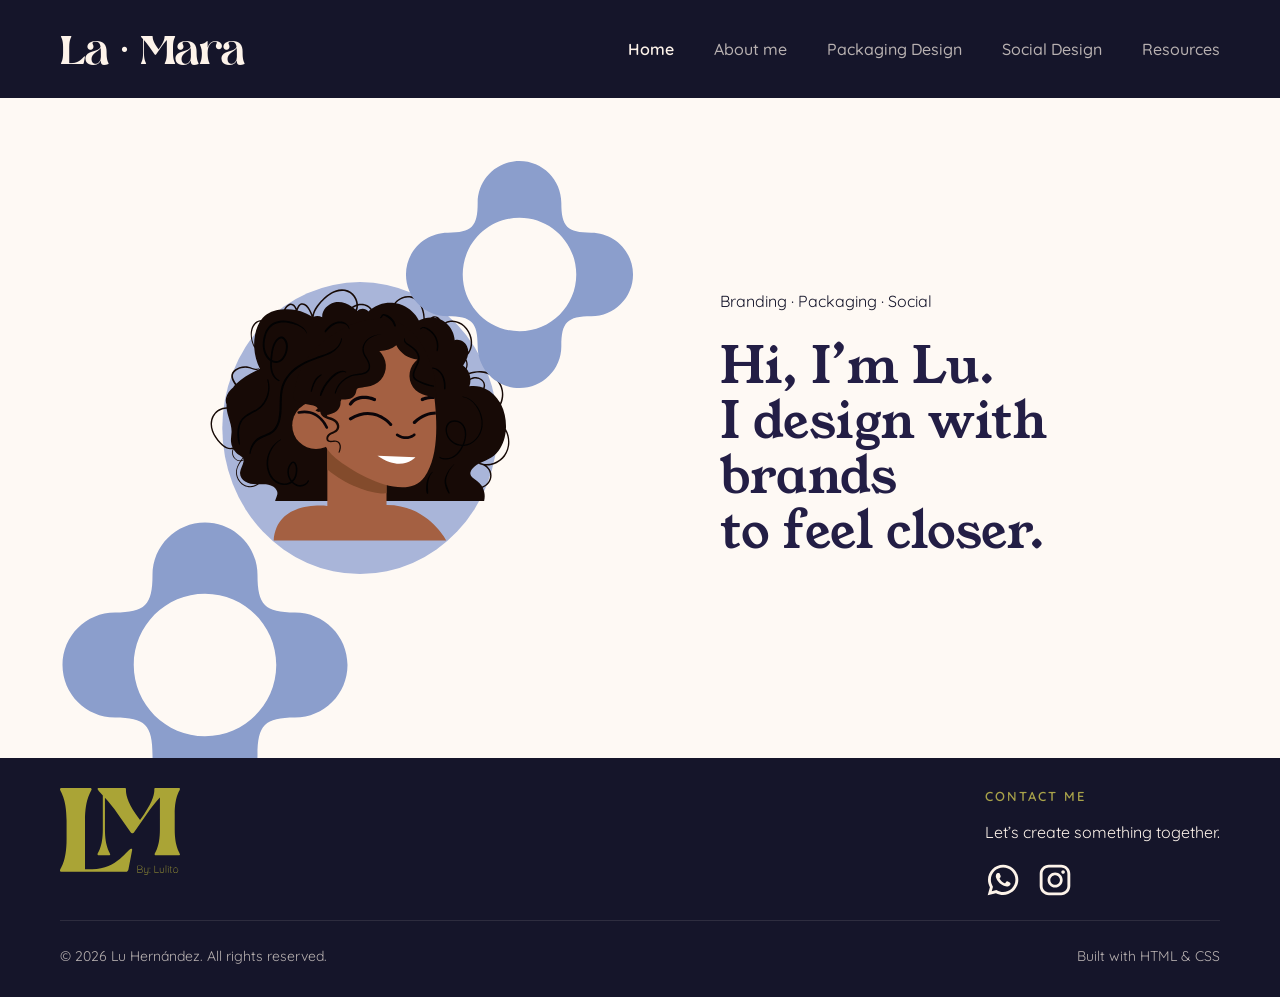
<file: index.html>
<!DOCTYPE html>
<html lang="en">
    <head>
        <meta charset="UTF-8">
        <meta name="viewport" content="width=device-width, initial-scale=1.0">
        <title>La Mara | Home</title>
        <link rel="preconnect" href="https://fonts.googleapis.com">
        <link rel="preconnect" href="https://fonts.gstatic.com" crossorigin>
        <link rel="stylesheet" href="https://fonts.googleapis.com/css2?family=Quicksand:wght@400;500;600&amp;family=Young+Serif&amp;display=swap">
        <link rel="stylesheet" type="text/css" href="style.css">
    </head>
    <body>
    <header id="site-header">
  <a href="index.html" class="logo">La &middot; Mara</a>

  <nav id="main-nav">
    <ul>
      <li><a href="index.html" class="active">Home</a></li>
      <li><a href="about.html">About me</a></li>
      <li><a href="packaging.html">Packaging Design</a></li>
      <li><a href="social.html">Social Design</a></li>
      <li><a href="resources.html">Resources</a></li>
    </ul>
  </nav>
</header>
     <main>
  <section id="hero">

      <div class="hero-art">
  <div class="art-box">
    <img src="images/lu_face_480x466.svg" alt="Illustrated portrait of Lu smiling" class="avatar">
    <img src="images/flower.svg" alt="" class="flower flower-big">
    <img src="images/flower.svg" alt="" class="flower flower-small">
  </div>
</div>
   

    <div class="hero-text">
      <p class>Branding &middot; Packaging &middot; Social</p>
      <h1>Hi, I&rsquo;m Lu.<br>I design with brands<br>to feel closer.</h1>
      </div>
    </section>
    </main> 
        
        <footer id="site-footer">
  <div class="footer-columns">


    <div class="footer-brand">
    
     <a href="index.html">
  <img src="images/lmlogo.svg" alt="La Mara" class="footer-logo">
</a>
      
    </div>


    <div class="footer-contact">
      <h2 class="footer-title">Contact me</h2>
      <p>Let&rsquo;s create something together.</p>
      <div class="social-icons">
        <a href="https://wa.me/@lamaracol" title="WhatsApp">
          <img src="images/whatsapp_logo.svg" alt="WhatsApp" width="36" height="36">
        </a>
        <a href="https://www.instagram.com/Lamaracol/" title="Instagram">
          <img src="images/Instagram_logo.svg" alt="Instagram" width="36" height="36">
        </a>
      </div>
    </div>

  </div>

  <div class="footer-bottom">
    <p>&copy; 2026 Lu Hernández. All rights reserved.</p>
    <p class="built-with">Built with HTML &amp; CSS</p>
  </div>
</footer>
        
    </body>
</html>
</file>
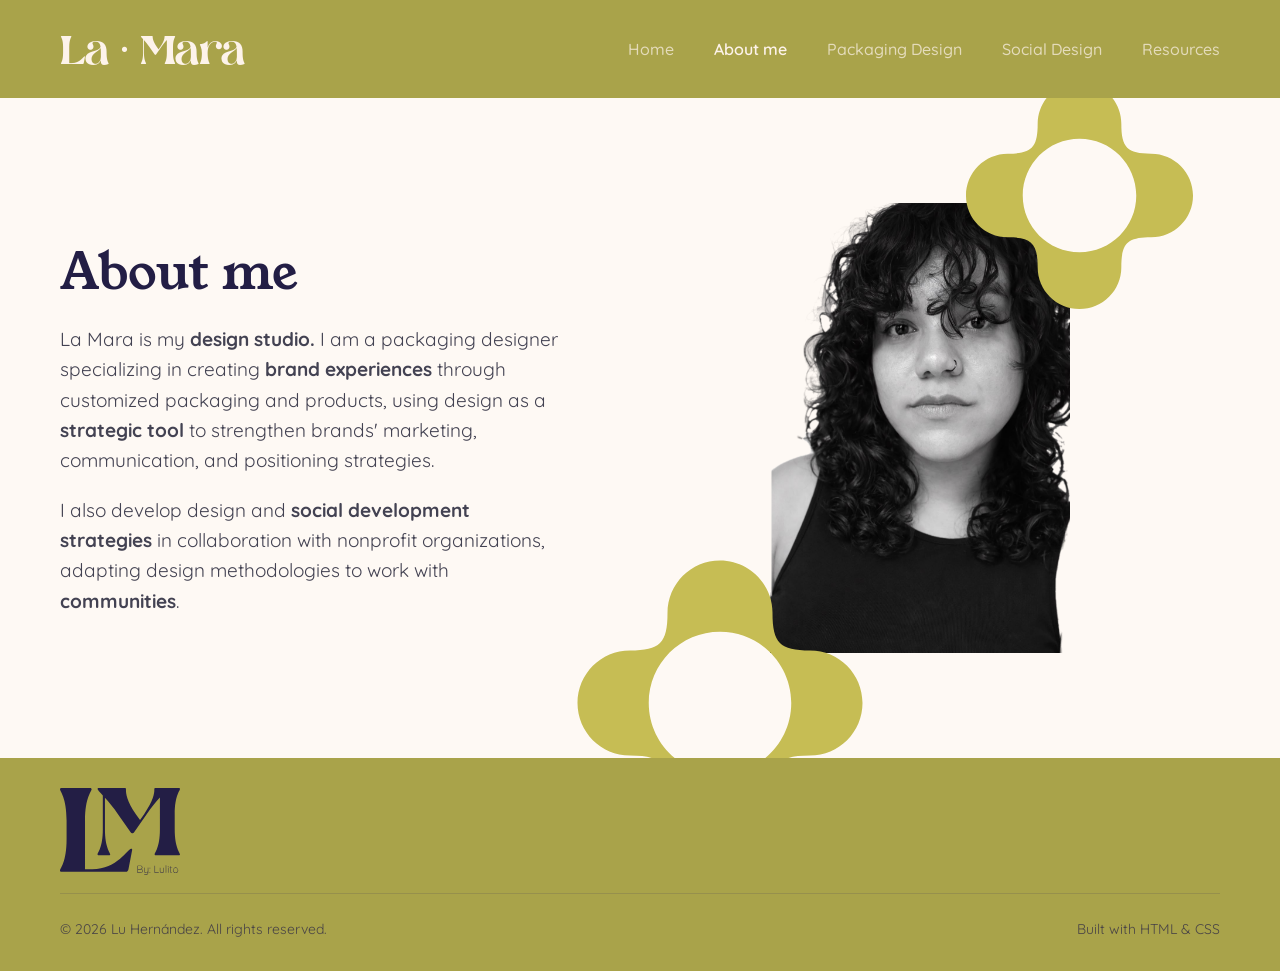
<file: about.html>
<!DOCTYPE html>
<html lang="en">
<head>
  <meta charset="UTF-8">
  <meta name="viewport" content="width=device-width, initial-scale=1.0">
  <title>La Mara | About me</title>
  <link rel="preconnect" href="https://fonts.googleapis.com">
  <link rel="preconnect" href="https://fonts.gstatic.com" crossorigin>
  <link rel="stylesheet" href="https://fonts.googleapis.com/css2?family=Quicksand:wght@400;500;600&amp;family=Young+Serif&amp;display=swap">
  <link rel="stylesheet" type="text/css" href="style.css">
</head>
<body>


  <header id="site-header" class="header-about">
    <a href="index.html" class="logo">La &middot; Mara</a>

    <nav id="main-nav">
      <ul>
        <li><a href="index.html">Home</a></li>
        <li><a href="about.html" class="active">About me</a></li>
        <li><a href="packaging.html">Packaging Design</a></li>
        <li><a href="social.html">Social Design</a></li>
        <li><a href="resources.html">Resources</a></li>
      </ul>
    </nav>
  </header>

  <main>
    <section id="hero">

      <div class="hero-text">
        <h1>About me</h1>
        <p class="intro">La Mara is my <strong>design studio.</strong> I am a packaging designer specializing in creating <strong>brand experiences</strong> through customized packaging and products, using design as a <strong>strategic tool</strong> to strengthen brands' marketing, communication, and positioning strategies.</p>
        <p class="intro">I also develop design and <strong>social development strategies</strong> in collaboration with nonprofit organizations, adapting design methodologies to work with <strong>communities</strong>.</p>
      </div>

      <div class="hero-art">
        <div class="art-box art-box-about">
          <img src="images/lu-photo.png" alt="Black and white portrait of Lu Hernandez" class="avatar">
          <img src="images/flower_about.svg" alt="" class="flower flower-big">
        <img src="images/flower_about.svg" alt="" class="flower flower-green">
      </div>
          
          </div>

    </section>
  </main>

  <footer id="site-footer" class="footer-about">
    <div class="footer-columns">

      <div class="footer-brand">
        <a href="index.html">
          <img src="images/lmlogo-navy.svg" alt="La Mara" class="footer-logo">
        </a>
      </div>

    </div>
    <div class="footer-bottom">
      <p>&copy; 2026 Lu Hernández. All rights reserved.</p>
      <p class="built-with">Built with HTML &amp; CSS</p>
    </div>
  </footer>

</body>
</html>
</file>
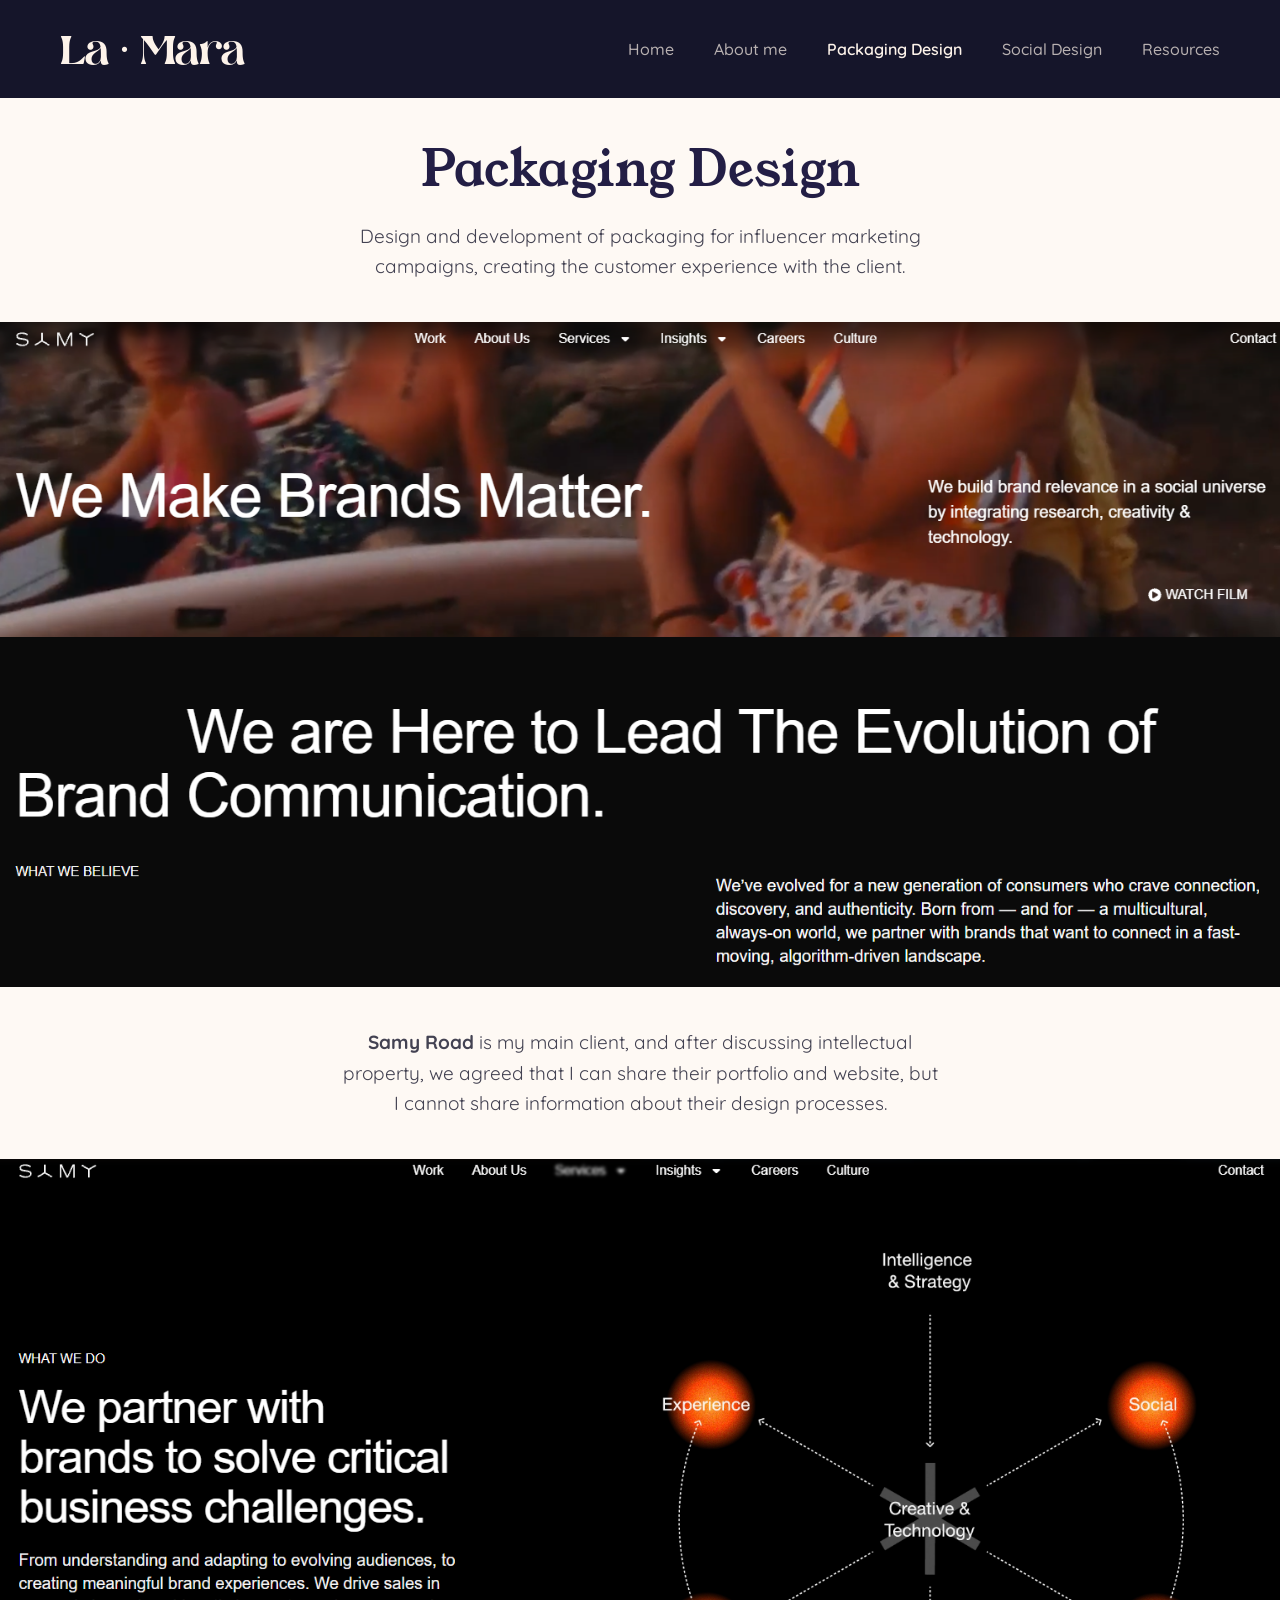
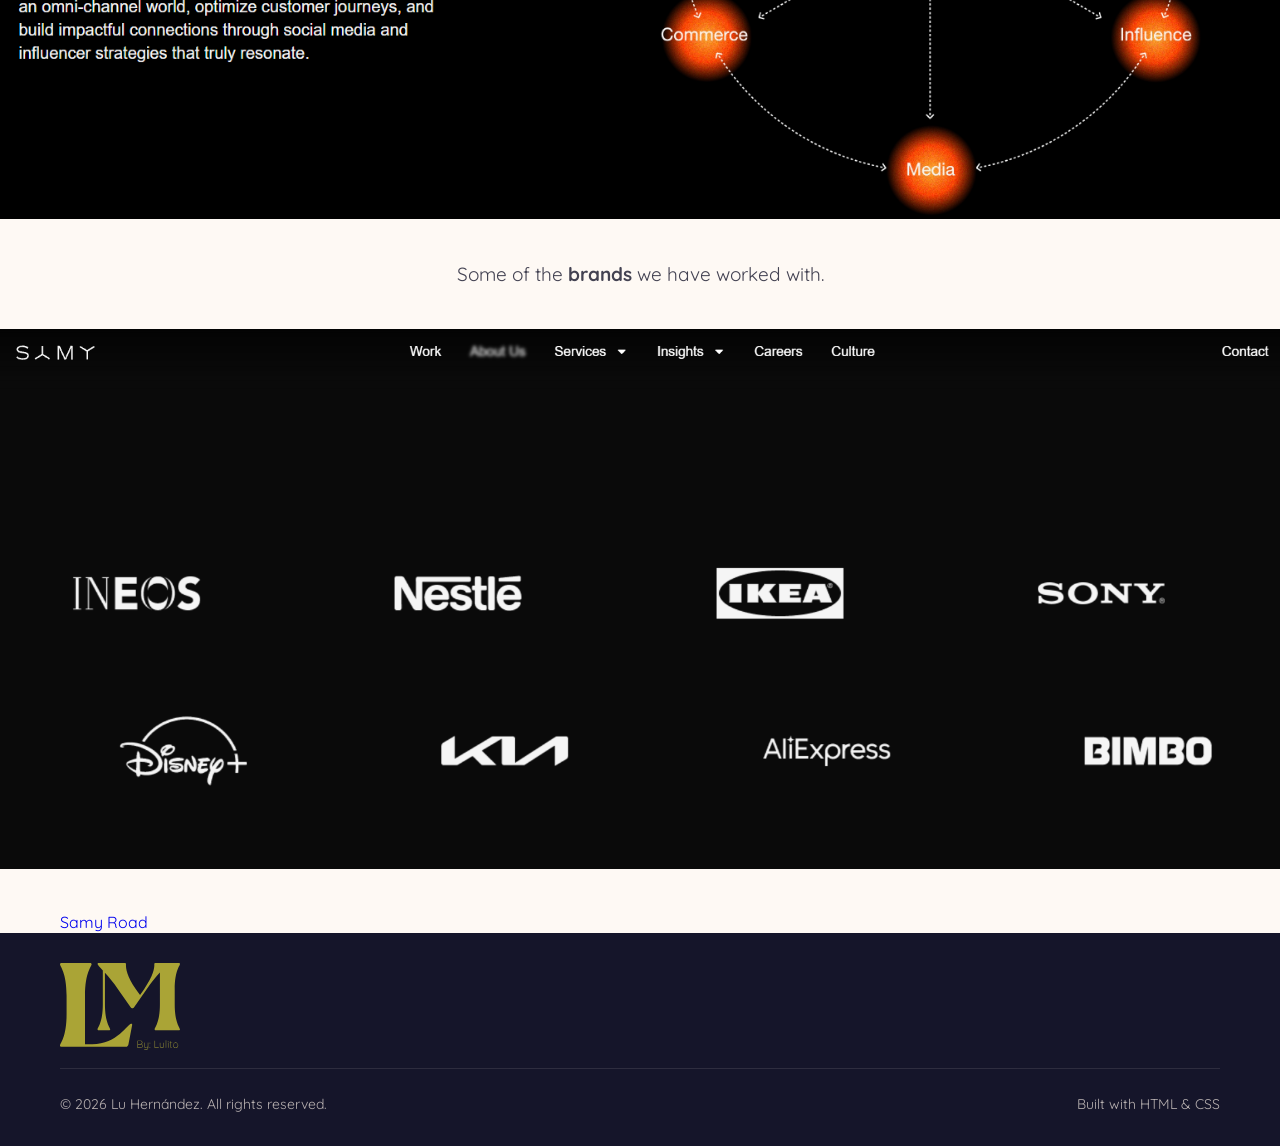
<file: packaging.html>
<!DOCTYPE html>
<html lang="en">
<head>
  <meta charset="UTF-8">
  <meta name="viewport" content="width=device-width, initial-scale=1.0">
  <title>La Mara | Packaging Design</title>
  <link rel="preconnect" href="https://fonts.googleapis.com">
  <link rel="preconnect" href="https://fonts.gstatic.com" crossorigin>
  <link rel="stylesheet" href="https://fonts.googleapis.com/css2?family=Quicksand:wght@400;500;600&amp;family=Young+Serif&amp;display=swap">
  <link rel="stylesheet" type="text/css" href="style.css">
</head>
<body>


  <header id="site-header">
    <a href="index.html" class="logo">La &middot; Mara</a>

    <nav id="main-nav">
      <ul>
        <li><a href="index.html">Home</a></li>
        <li><a href="about.html">About me</a></li>
        <li><a href="packaging.html" class="active">Packaging Design</a></li>
        <li><a href="social.html">Social Design</a></li>
        <li><a href="resources.html">Resources</a></li>
      </ul>
    </nav>
  </header>

  <a>
  <a id="packaging">

    <h1>Packaging Design</h1>
    <p class="intro">Design and development of packaging for influencer marketing campaigns, creating the customer experience with the client.</p>

    <img src="images/samy3.png" alt class="wide-image">
    <p class="intro"><strong>Samy Road</strong> is my main client, and after discussing intellectual property, we agreed that I can share their portfolio and website, but I cannot share information about their design processes. </p>
    <img src="images/samy2.png"  class="wide-image">
    <p class="intro">Some of the <strong>brands</strong> we have worked with.</p>
    <img src="images/samy.png"  class="wide-image">
    <a class="intro"> <a href="https://www.samyroad.com/" target="_blank" rel="noopener">Samy Road</a>

          </a>
</a>

  <footer id="site-footer">
    <div class="footer-columns">

      <div class="footer-brand">
        <a href="index.html">
          <img src="images/lmlogo.svg" alt="La Mara" class="footer-logo">
        </a>
      </div>

    </div>
    <div class="footer-bottom">
      <p>&copy; 2026 Lu Hernández. All rights reserved.</p>
      <p class="built-with">Built with HTML &amp; CSS</p>
    </div>
  </footer>
    </a>
</body>
</html>
</file>
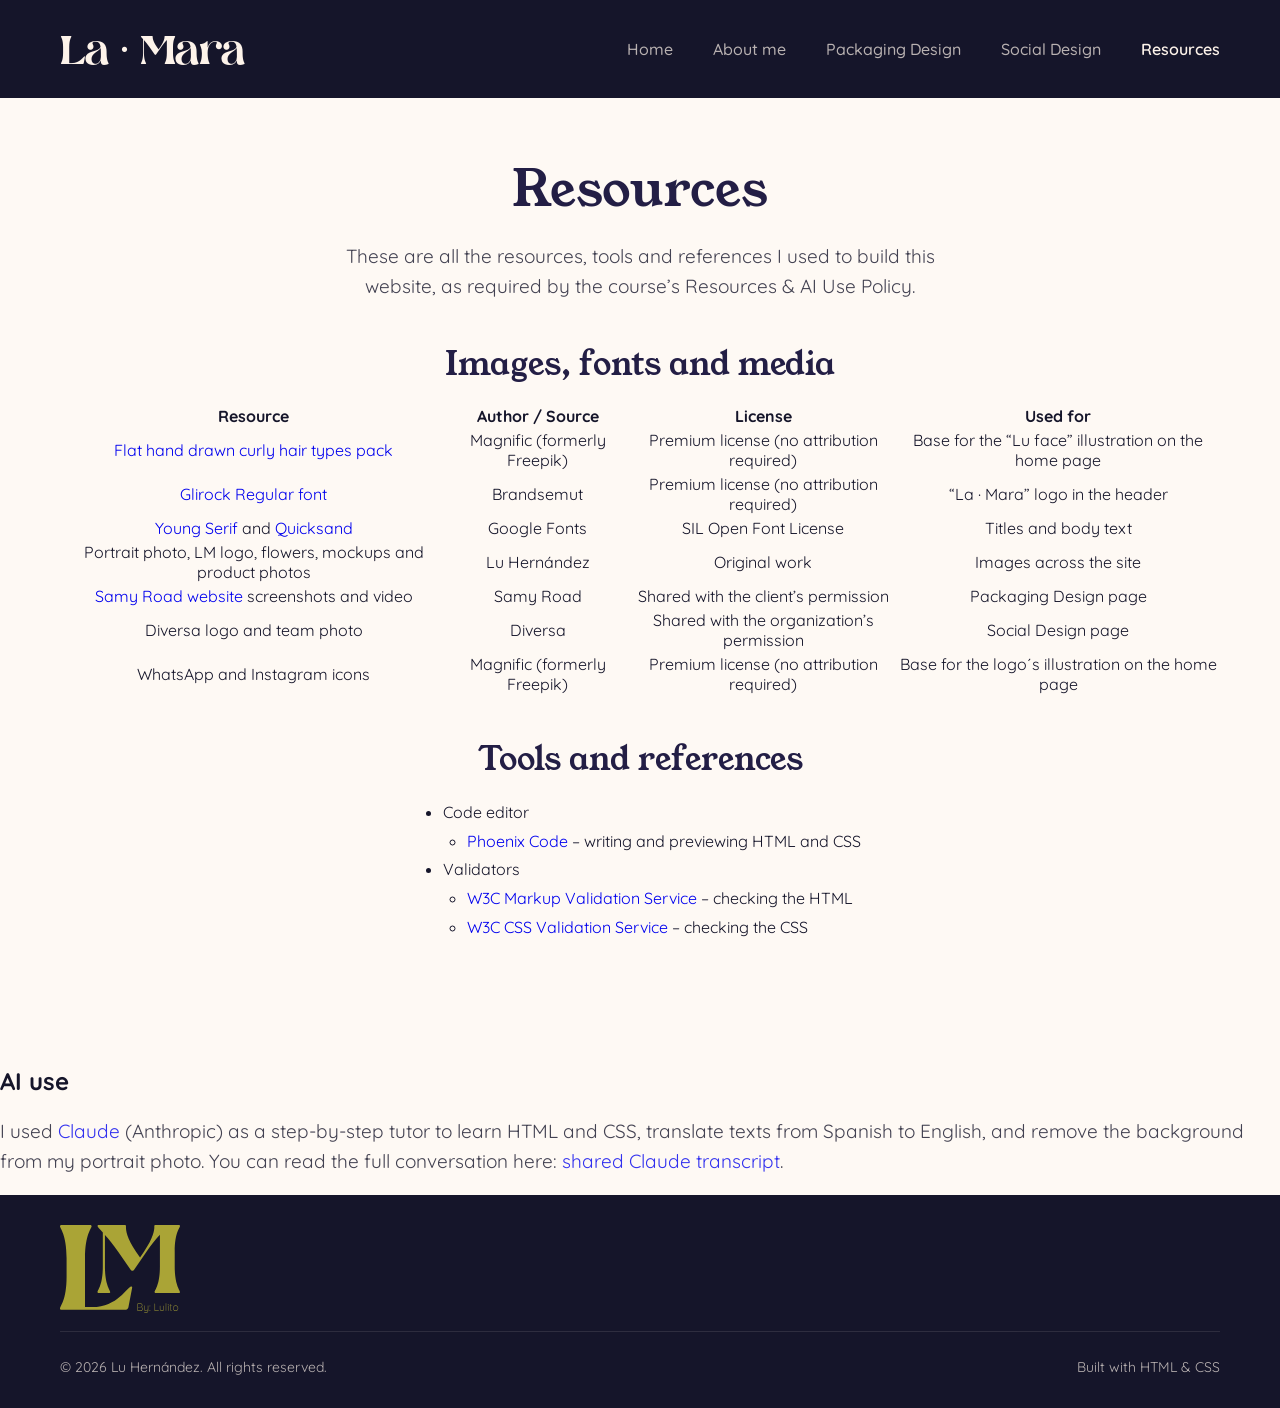
<file: resources.html>
<!DOCTYPE html>
<html lang="en">
    <head>
        <meta charset="UTF-8" />
        <meta name="viewport" content="width=device-width, initial-scale=1.0">
        <title>La Mara | Resources </title>
        <link rel="preconnect" href="https://fonts.googleapis.com">
        <link rel="preconnect" href="https://fonts.gstatic.com" crossorigin>
        <link rel="stylesheet" href="https://fonts.googleapis.com/css2?family=Quicksand:wght@400;500;600&amp;family=Young+Serif&amp;display=swap">
        <link rel="stylesheet" type="text/css" href="style.css">
    </head>
    <body>
    <header id="site-header">
  <a href="index.html" class="logo">La &middot; Mara</a>

  <nav id="main-nav">
    <ul>
      <li><a href="index.html" >Home</a></li>
      <li><a href="about.html">About me</a></li>
      <li><a href="packaging.htm
          l">Packaging Design</a></li>
      <li><a href="social.html">Social Design</a></li>
      <li><a href="resources.html" class="active" >Resources</a></li>
    </ul>
  </nav>
</header>
     <main>
  <section class="content-section resources">

    <h1>Resources</h1>
    <p class="intro">These are all the resources, tools and references I used to build this website, as required by the course&rsquo;s Resources &amp; AI Use Policy.</p>

    <h2>Images, fonts and media</h2>
    <table id="resources-table">
      <thead>
        <tr>
          <th>Resource</th>
          <th>Author / Source</th>
          <th>License</th>
          <th>Used for</th>
        </tr>
      </thead>
      <tbody>
        <tr>
          <td><a href="https://www.magnific.com/premium-vector/flat-hand-drawn-curly-hair-types-pack_12369673.htm">Flat hand drawn curly hair types pack</a></td>
          <td>Magnific (formerly Freepik)</td>
          <td>Premium license (no attribution required)</td>
          <td>Base for the &ldquo;Lu face&rdquo; illustration on the home page</td>
        </tr>
        <tr>
          <td><a href="https://brandsemutfreebies.gumroad.com/l/glirock">Glirock Regular font</a></td>
          <td>Brandsemut</td>
          <td>Premium license (no attribution required)</td>
          <td>&ldquo;La &middot; Mara&rdquo; logo in the header</td>
        </tr>
        <tr>
          <td><a href="https://fonts.google.com/specimen/Young+Serif">Young Serif</a> and <a href="https://fonts.google.com/specimen/Quicksand">Quicksand</a></td>
          <td>Google Fonts</td>
          <td>SIL Open Font License</td>
          <td>Titles and body text</td>
        </tr>
        <tr>
          <td>Portrait photo, LM logo, flowers, mockups and product photos</td>
          <td>Lu Hern&aacute;ndez</td>
          <td>Original work</td>
          <td>Images across the site</td>
        </tr>
        <tr>
          <td><a href="https://www.samyroad.com/">Samy Road website</a> screenshots and video</td>
          <td>Samy Road</td>
          <td>Shared with the client&rsquo;s permission</td>
          <td>Packaging Design page</td>
        </tr>
        <tr>
          <td>Diversa logo and team photo</td>
          <td>Diversa</td>
          <td>Shared with the organization&rsquo;s permission</td>
          <td>Social Design page</td>
        </tr>
        <tr>
          <td>WhatsApp and Instagram icons</td>
          <td>Magnific (formerly Freepik)</td>
          <td>Premium license (no attribution required)</td>
          <td>Base for the logo´s illustration on the home page</td>
        </tr>
      </tbody>
    </table>

    <h2>Tools and references</h2>
    <ul class="content-list">
      <li>Code editor
        <ul>
          <li><a href="https://phcode.io/">Phoenix Code</a> &ndash; writing and previewing HTML and CSS</li>
        </ul>
      </li>
      <li>Validators
        <ul>
          <li><a href="https://validator.w3.org/">W3C Markup Validation Service</a> &ndash; checking the HTML</li>
          <li><a href="https://jigsaw.w3.org/css-validator/">W3C CSS Validation Service</a> &ndash; checking the CSS</li>
        </ul>
      </li>
      
        </ul>
         </section>
        </main>
    </body>
</html> 

    <h2>  AI use</h2>
    <p class="intro">I used <a href="https://claude.ai">Claude</a> (Anthropic) as a step-by-step tutor to learn HTML and CSS, translate texts from Spanish to English, and remove the background from my portrait photo. You can read the full conversation here: <a href="https://claude.ai/share/ddc7c764-d1a8-492d-96a0-6b9fb0a4022e">shared Claude transcript</a>.</p>
        
  <footer id="site-footer">
    <div class="footer-columns">

      <div class="footer-brand">
        <a href="index.html">
          <img src="images/lmlogo.svg" alt="La Mara" class="footer-logo">
        </a>
      </div>

    </div>
    <div class="footer-bottom">
      <p>&copy; 2026 Lu Hernández. All rights reserved.</p>
      <p class="built-with">Built with HTML &amp; CSS</p>
    </div>
  </footer>
</file>
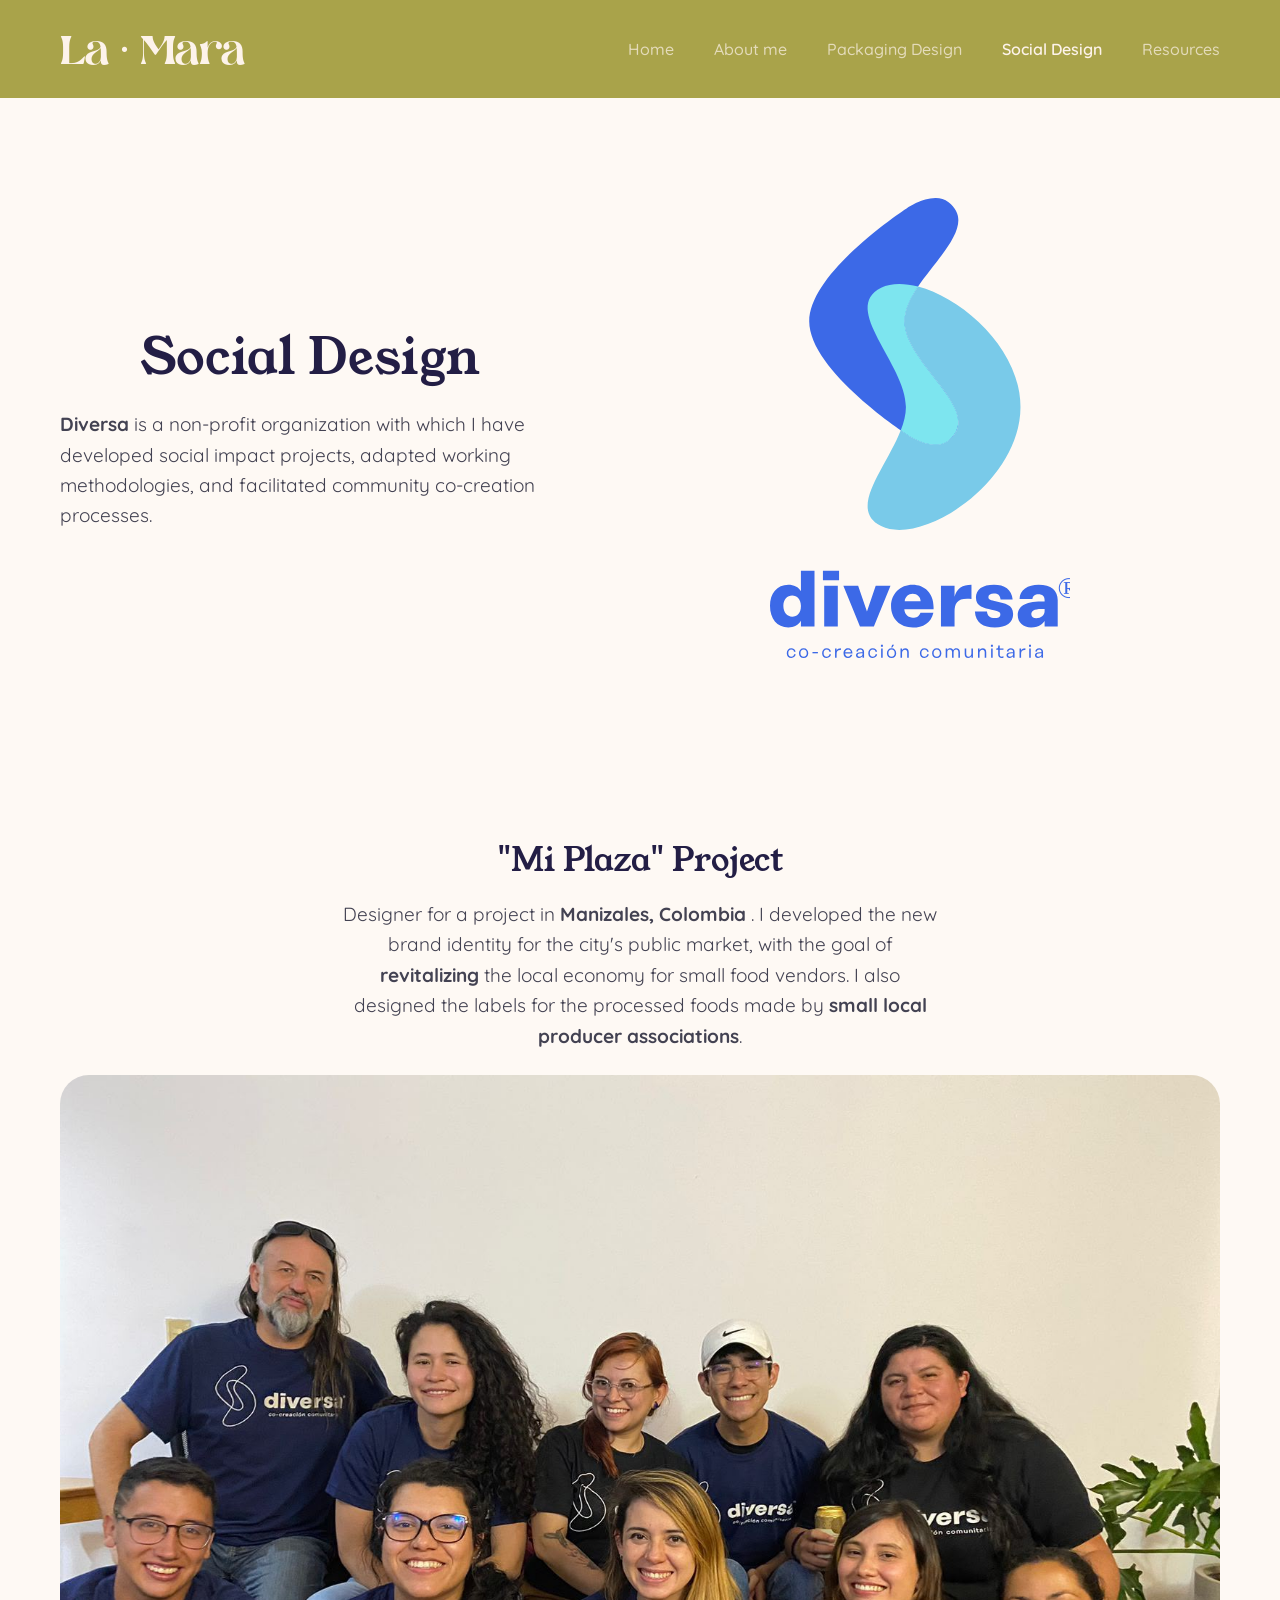
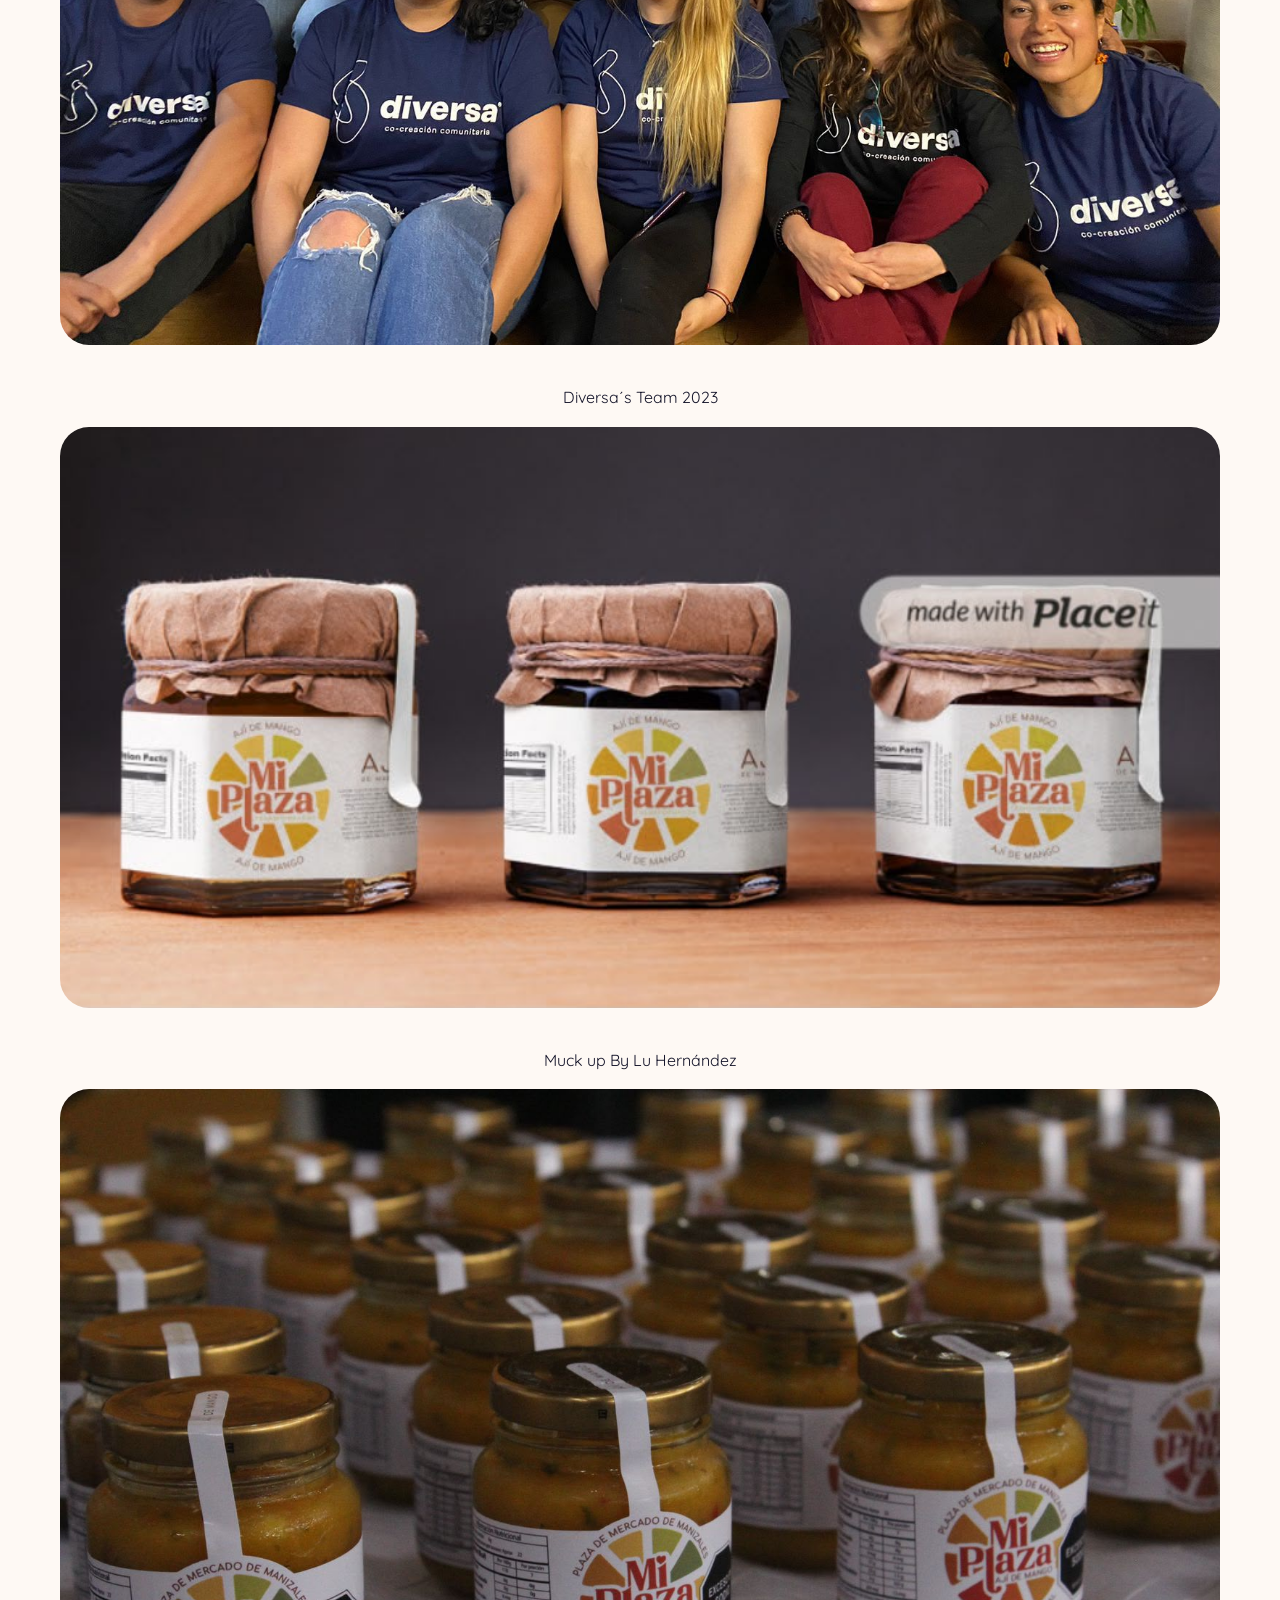
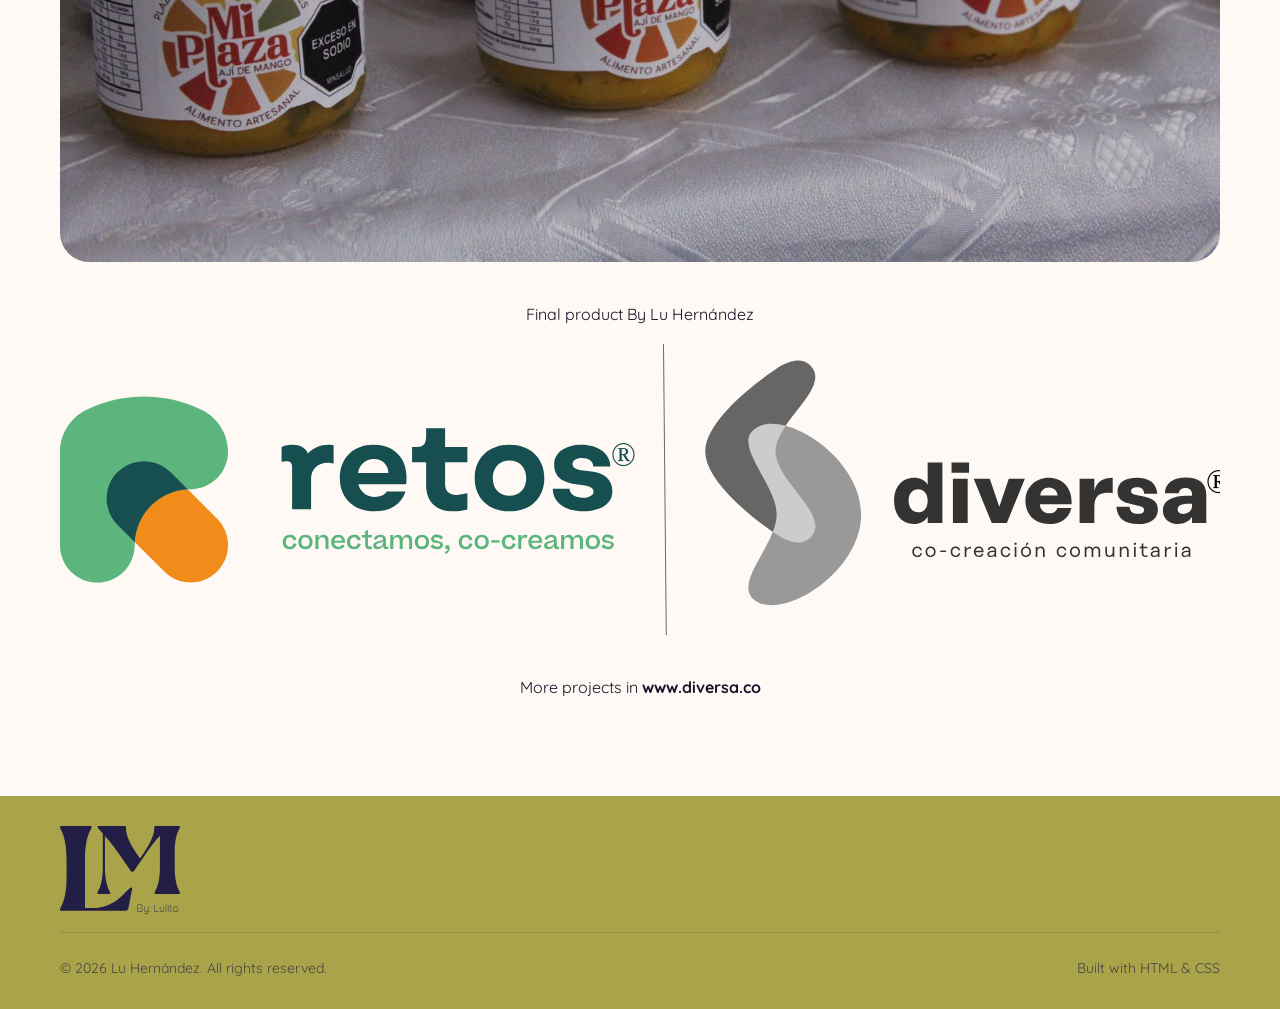
<file: social.html>
<!DOCTYPE html>
<html lang="en">
<head>
  <meta charset="UTF-8">
  <meta name="viewport" content="width=device-width, initial-scale=1.0">
  <title>La Mara | Social Design </title>
  <link rel="preconnect" href="https://fonts.googleapis.com">
  <link rel="preconnect" href="https://fonts.gstatic.com" crossorigin>
  <link rel="stylesheet" href="https://fonts.googleapis.com/css2?family=Quicksand:wght@400;500;600&amp;family=Young+Serif&amp;display=swap">
  <link rel="stylesheet" type="text/css" href="style.css">
</head>
<body>


  <header id="site-header" class="header-about">
    <a href="index.html" class="logo">La &middot; Mara</a>

    <nav id="main-nav">
      <ul>
        <li><a href="index.html">Home</a></li>
        <li><a href="about.html">About me</a></li>
        <li><a href="packaging.html">Packaging Design</a></li>
        <li><a href="social.html" class="active"> Social Design</a></li>
        <li><a href="resources.html">Resources</a></li>
      </ul>
    </nav>
  </header>

  <main>
    <section id="hero">

      <div class="hero-text">
        <h1 style="text-align: center;">Social Design</h1>
        <p style="cursor: text;" class="intro"><strong> Diversa </strong>is a non-profit organization with which I have developed social impact projects, adapted working methodologies, and facilitated community co-creation processes.</p>
          </div>

      <div class="hero-art">
        <div class="art-box art-box-about">
          <img src="images/diversalogo.svg" alt="Diversa logo" class="avatar">
      </div>
          </div>
    </section>
      
      <section class="content-section">
    <h2>"Mi Plaza" Project</h2>
    <p class="intro">Designer for a project in <strong> Manizales, Colombia </strong>. I developed the new brand identity for the city's public market, with the goal of <strong>revitalizing </strong> the local economy for small food vendors. I also designed the labels for the processed foods made by <strong> small local producer associations</strong>.</p>

           <div class="hero-art">
        <div class="art-box art-box-about">
        
            
      </div>
          </div>
          
<img style="border-radius: 29px;" src="images/teamdiversa.jpeg"  class="wide-image" alt="Equipo Diversa">
          <p> Diversa´s Team 2023</p>
<img style="border-radius: 29px;" src="images/muckup2.jpeg"  class="wide-image" alt="Producto muckup 2"> 
          <p> Muck up By Lu Hernández</p>
<img style="border-radius: 29px;" src="images/finalproduct.jpeg"  class="wide-image" alt="Final product">
          <p> Final product By Lu Hernández</p>
 <img src="images/retosdiversa.svg" alt class="wide-image">
          <p> More projects in <strong> www.diversa.co </strong></p>
   
  </section>

  </main>

  <footer id="site-footer" class="footer-about">
    <div class="footer-columns">

      <div class="footer-brand">
        <a href="index.html">
          <img src="images/lmlogo-navy.svg" alt="La Mara" class="footer-logo">
        </a>
      </div>

    </div>
    <div class="footer-bottom">
      <p>&copy; 2026 Lu Hernández. All rights reserved.</p>
      <p class="built-with">Built with HTML &amp; CSS</p>
    </div>
  </footer>

</body>
</html>
</file>
<file: style.css>
/* La Mara palette
   background cream #FEF9F4
   Brand cream      #FDF3EA
   Olive            #A9A34A
   Lavander         #A9B5D9
   Navy title       #231E45
   Dark Navy        #15152A
*/

@font-face {
  font-family: "Glirock-Regular";
  src: url("fonts/Glirock-Regular.otf") format("opentype");
  font-weight: 400;
  font-style: normal;
  font-display: swap;
}

.bold {
  font-weight: 600;    
}

body {
  margin: 0;
  background-color: #FEF9F4;
  color: #15152A;
  font-family: "Quicksand", Arial, sans-serif;
}

a {
  text-decoration: none;
}

ul {
  list-style: none;
  margin: 0;
  padding: 0;
}

#site-header {
  display: flex;
  justify-content: space-between;
  align-items: center;
  padding: 20px 60px;
  background-color: #15152A;
}

#site-header.header-about {
  background-color: #A9A34A;  
}

#main-nav ul {
  display: flex;
  gap: 40px;
}

#main-nav a {
  color: #FDF3EA;
  opacity: 0.7;
  font-weight: 500;
  padding-bottom: 5px;
  border-bottom: 3px solid transparent;
}

#main-nav a:hover {
  opacity: 1;
}

.logo {
  font-family: "Glirock-Regular", Georgia, serif;
  font-size: 44px;
  color: #FDF3EA;
}

#main-nav a.active {
  opacity: 1;
  font-weight: 600;
}

h1 {
  font-family: "Young Serif", Georgia, serif;
  font-weight: 400;
  font-size: 50px;
  line-height: 1.1;
  color: #231E45;
  margin: 24px 0;
}

p {
  margin: 0 0 16;
  line-height: 1.6;
}

img {
  max-width: 100%;
  height: auto;
}

#hero {
  display: flex;
  align-items: center;
  gap: 60px;
  padding: 80px 60px;
  min-height: 500px;
}


.hero-art {
  flex: 1;
  display: flex;
  justify-content: center;
}

.avatar {
  width: 371px;
}

.hero-text {
  flex: 1;
  max-width: 500px;
}

.intro {
  font-size: 19px;
  color: #15152A;
  opacity: 0.8;
}

/* Botones */
.actions {
  display: flex;
  gap: 16px;
  margin-top: 28px;
}

.btn {
  padding: 14px 30px;
  border: 1.5px solid #231E45;
  border-radius: 999px;
  font-weight: 600;
}

.btn-primary {
  background-color: #231E45;
  color: #FEF9F4;
}

.btn-primary:hover {
  background-color: #6371AF;
  border-color: #6371AF;
}

.btn-secondary {
  color: #231E45;
}

.btn-secondary:hover {
  background-color: #E9EBF4;
}


#hero {

  position: relative;
  overflow: hidden;      
}


.art-box {
  position: relative;
  width: 300px;
}

.avatar {
  display: block;
  width: 100%;
  position: relative;
  z-index: 1;
}


.flower {
  position: absolute;
  z-index: 2;           
}

.flower-green {
  width: 359px;
  top: 350px;
  left: -200px;
}

.flower-big {
  width:239px;
  top: -127px;
  left:190px;
}

.flower-small {
  width: 635px;
  top: 233px;
  left: -155px;
}


.hero-text {

  position: relative;
  z-index: 3;      
}


#site-footer {
  padding: 30px 60px 16px;
  background-color: #15152A;
  color: #FDF3EA;
  font-size: 16px;
}

#site-footer.footer-about {
  background-color: #A9A34A;  
}

#site-footer.footer-about {
  background-color: #A9A34A;
  color: #231E45;
}

.footer-columns {
  display: flex;
  justify-content: space-between;
  align-items: flex-start;
  gap: 20px;
}

.footer-logo {
  display: block;
  width: 120px; 
  height: auto;
}



.tagline {
  margin: 12px 0;
  color: #A9B5D9;
}

.footer-text {
  max-width: 120px;
  opacity: 0.
}

.footer-title {
  margin: 0 0 12px;
  font-size: 13px;
  font-weight: 600;
  letter-spacing: 2px;
  text-transform: uppercase;
  color: #A9A34A;
}

.footer-pages li {
  margin-bottom: 8px;
}

.footer-pages a {
  color: #FDF3EA;
  opacity: 0.8;
}

.footer-pages a:hover {
  opacity: 1;
}


.social-icons {
  display: flex;
  gap: 16px;
  margin-top: 16px;
}

#site-footer.footer-about .footer-bottom {
  border-top-color: rgba(40, 32, 94, 0.2);  
}
    
.footer-bottom {
  display: flex;
  justify-content: space-between;
  margin-top: 18px;
  padding-top: 10px;
  border-top: 1px solid rgba(253, 243, 234, 0.15);
  font-size: 14px;
  opacity: 0.7;
}

.art-box-about {
  width: 300;     
}


#packaging {
  padding: 80px 60px;
}

#packaging .intro {
  max-width: 600px;      
  margin-bottom: 40px;   
}

.wide-image {
  display: block;
  width: 100%;           
  height: auto;
}

#packaging {
  padding: 80px 60px;
  text-align: center;          
}

#packaging .intro {
  max-width: 600px;
  margin: 0 auto 40px;         
}

.wide-image {
  display: block;
  width: 100%;
  height: auto;
  margin-bottom: 40px;    
}

.content-section {
  padding: 40px 60px 80px;
  text-align: center;
}

.content-section h2 {
  font-family: "Young Serif", Georgia, serif;
  font-weight: 400;
  font-size: 32px;
  color: #231E45;
  margin: 40px 0 16px;
}

.content-section .intro {
  max-width: 600px;
  margin: 0 auto 24px;
}

.content-list {
  display: inline-block;     
  text-align: left;
  margin: 0 auto 24px;
  padding-left: 24px;
  line-height: 1.8;
}

ol.content-list {
  list-style: decimal;
}

ul.content-list {
  list-style: disc;          
}

ul.content-list ul {
  list-style: circle;        
  padding-left: 24px;
}

.hero-art:hover {
}
</file>
